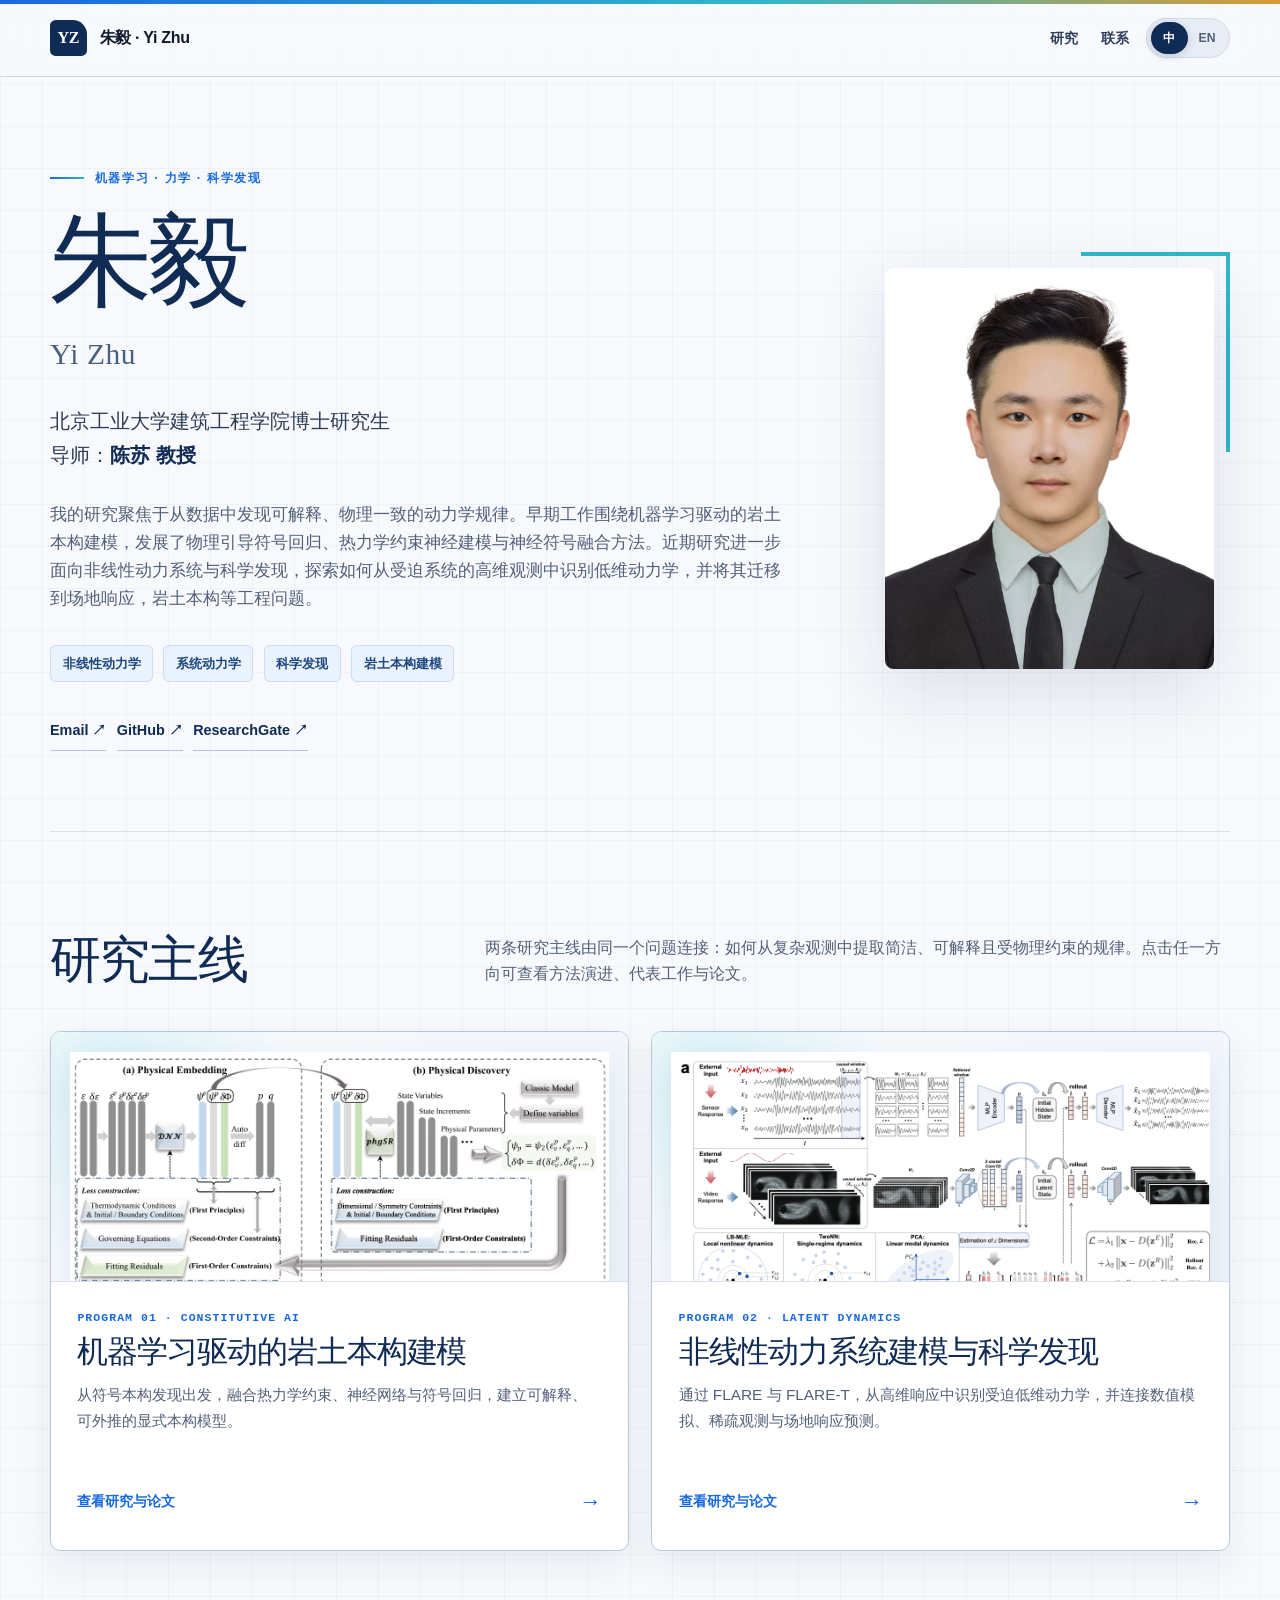
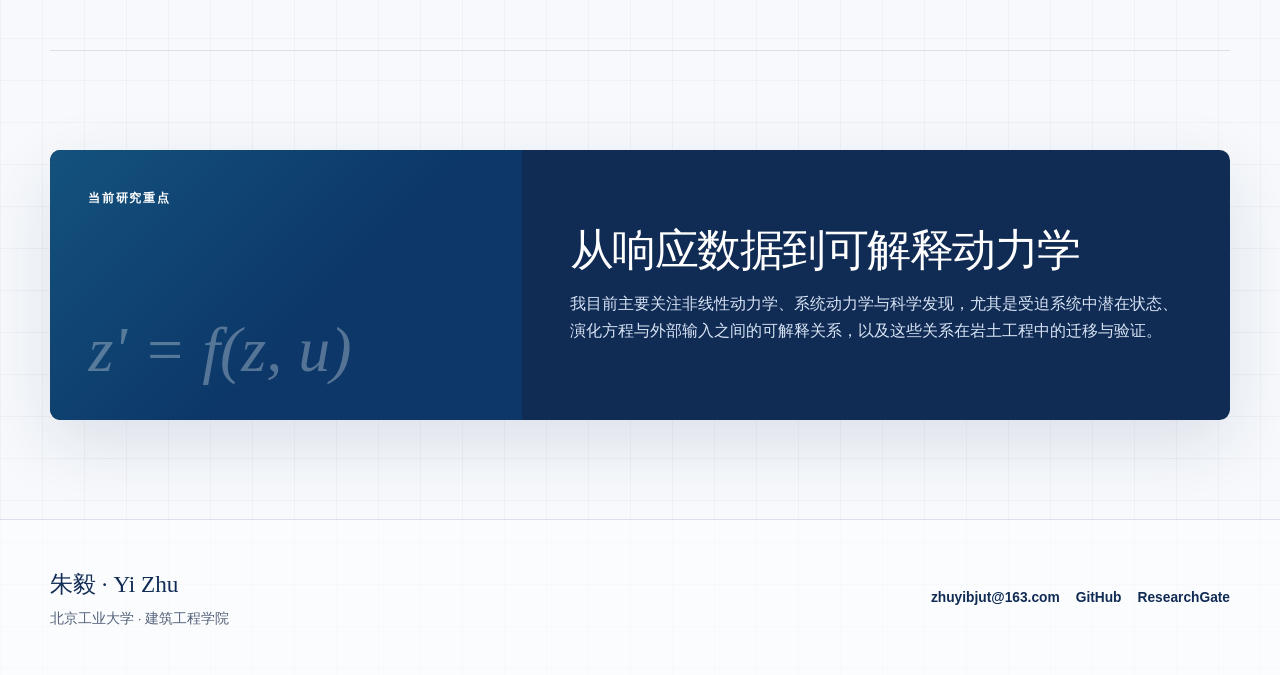
<file: index.html>
<!doctype html>
<html lang="zh-CN" data-lang="zh">
<head>
  <meta charset="utf-8">
  <meta name="viewport" content="width=device-width, initial-scale=1">
  <meta name="description" content="朱毅，北京工业大学建筑工程学院博士研究生。研究方向包括机器学习岩土本构建模、非线性动力系统建模与科学发现。">
  <title>朱毅 · Yi Zhu</title>
  <link rel="icon" type="image/svg+xml" href="data:image/svg+xml,%3Csvg xmlns='http://www.w3.org/2000/svg' viewBox='0 0 64 64'%3E%3Crect width='64' height='64' rx='13' fill='%23102b54'/%3E%3Cpath d='M14 18h36L26 46h24' fill='none' stroke='%2332b6ca' stroke-width='7' stroke-linecap='round' stroke-linejoin='round'/%3E%3C/svg%3E">
  <link rel="stylesheet" href="./styles.css">
  <script src="./site.js" defer></script>
</head>
<body data-title-zh="朱毅 · 个人主页" data-title-en="Yi Zhu · Personal Website">
  <a class="skip-link" href="#main"><span class="lang zh">跳至主要内容</span><span class="lang en">Skip to content</span></a>

  <header class="site-header">
    <nav class="nav-shell" aria-label="Primary navigation">
      <a class="brand" href="./index.html" aria-label="Yi Zhu home">
        <span class="brand-mark">YZ</span>
        <span>朱毅 · Yi Zhu</span>
      </a>
      <div class="nav-actions">
        <div class="nav-links">
          <a href="#research"><span class="lang zh">研究</span><span class="lang en">Research</span></a>
          <a href="mailto:zhuyibjut@163.com"><span class="lang zh">联系</span><span class="lang en">Contact</span></a>
        </div>
        <div class="language-switch" role="group" aria-label="Language">
          <button type="button" data-set-lang="zh" aria-pressed="true">中</button>
          <button type="button" data-set-lang="en" aria-pressed="false">EN</button>
        </div>
      </div>
    </nav>
  </header>

  <main id="main">
    <div class="page-shell">
      <section class="hero" aria-labelledby="home-title">
        <div>
          <p class="eyebrow"><span class="lang zh">机器学习 · 力学 · 科学发现</span><span class="lang en">Machine Learning · Mechanics · Scientific Discovery</span></p>
          <h1 id="home-title"><span class="lang zh">朱毅</span><span class="lang en">Yi Zhu</span></h1>
          <p class="name-en"><span class="lang zh">Yi Zhu</span><span class="lang en">朱毅</span></p>
          <p class="hero-role">
            <span class="lang lang-block zh">北京工业大学建筑工程学院博士研究生<br>导师：<strong>陈苏 教授</strong></span>
            <span class="lang lang-block en">Ph.D. Candidate, College of Architecture and Civil Engineering, Beijing University of Technology<br>Advisor: <strong>Prof. Su Chen</strong></span>
          </p>
          <p class="hero-summary">
            <span class="lang lang-block zh">我的研究聚焦于从数据中发现可解释、物理一致的动力学规律。早期工作围绕机器学习驱动的岩土本构建模，发展了物理引导符号回归、热力学约束神经建模与神经符号融合方法。近期研究进一步面向非线性动力系统与科学发现，探索如何从受迫系统的高维观测中识别低维动力学，并将其迁移到场地响应，岩土本构等工程问题。</span>
            <span class="lang lang-block en">My research focuses on discovering interpretable, physically consistent dynamical laws from data. My earlier work developed physics-guided symbolic regression, thermodynamics-constrained neural modeling, and neural-symbolic approaches for geomaterial constitutive modeling. More recently, I have been studying nonlinear dynamical systems and scientific discovery, with an emphasis on identifying low-dimensional dynamics from high-dimensional observations of forced systems and transferring them to engineering problems such as seismic site response and geotechnical constitutive modeling.</span>
          </p>
          <div class="topic-row" aria-label="Research interests">
            <span class="topic"><span class="lang zh">非线性动力学</span><span class="lang en">Nonlinear Dynamics</span></span>
            <span class="topic"><span class="lang zh">系统动力学</span><span class="lang en">Dynamical Systems</span></span>
            <span class="topic"><span class="lang zh">科学发现</span><span class="lang en">Scientific Discovery</span></span>
            <span class="topic"><span class="lang zh">岩土本构建模</span><span class="lang en">Geotechnical Constitutive Modeling</span></span>
          </div>
          <div class="contact-row">
            <a class="contact-link" href="mailto:zhuyibjut@163.com">Email ↗</a>
            <a class="contact-link" href="https://github.com/AI4Slab01" target="_blank" rel="noreferrer">GitHub ↗</a>
            <a class="contact-link" href="https://www.researchgate.net/profile/Yi-Zhu-110?ev=hdr_xprf" target="_blank" rel="noreferrer">ResearchGate ↗</a>
          </div>
        </div>
        <div class="portrait-wrap">
          <img class="portrait" src="./assets/portrait.jpg" alt="Portrait of Yi Zhu">
        </div>
      </section>

      <section class="section" id="research" aria-labelledby="research-title">
        <div class="section-heading">
          <h2 id="research-title"><span class="lang zh">研究主线</span><span class="lang en">Research Programs</span></h2>
          <p>
            <span class="lang lang-block zh">两条研究主线由同一个问题连接：如何从复杂观测中提取简洁、可解释且受物理约束的规律。点击任一方向可查看方法演进、代表工作与论文。</span>
            <span class="lang lang-block en">Both programs address a shared question: how can concise, interpretable, and physically constrained laws be extracted from complex observations? Select a program to explore its methodological progression, representative studies, and publications.</span>
          </p>
        </div>

        <div class="research-grid">
          <a class="research-card" href="./constitutive.html">
            <div class="research-visual">
              <img src="./assets/nstm.png" alt="Neural-symbolic thermodynamic modeling framework">
            </div>
            <div class="research-card-body">
              <span class="card-index">PROGRAM 01 · CONSTITUTIVE AI</span>
              <h3><span class="lang zh">机器学习驱动的岩土本构建模</span><span class="lang en">Machine Learning for Geotechnical Constitutive Modeling</span></h3>
              <p>
                <span class="lang lang-block zh">从符号本构发现出发，融合热力学约束、神经网络与符号回归，建立可解释、可外推的显式本构模型。</span>
                <span class="lang lang-block en">Discovering explicit constitutive laws by combining symbolic regression, thermodynamic constraints, and neural representations for interpretability and extrapolation.</span>
              </p>
              <span class="card-cta"><span class="lang zh">查看研究与论文</span><span class="lang en">Explore research & papers</span><span class="arrow" aria-hidden="true">→</span></span>
            </div>
          </a>

          <a class="research-card" href="./dynamics.html">
            <div class="research-visual">
              <img src="./assets/flare.png" alt="FLARE framework for discovering forced latent dynamics">
            </div>
            <div class="research-card-body">
              <span class="card-index">PROGRAM 02 · LATENT DYNAMICS</span>
              <h3><span class="lang zh">非线性动力系统建模与科学发现</span><span class="lang en">Nonlinear Dynamical Systems & Scientific Discovery</span></h3>
              <p>
                <span class="lang lang-block zh">通过 FLARE 与 FLARE-T，从高维响应中识别受迫低维动力学，并连接数值模拟、稀疏观测与场地响应预测。</span>
                <span class="lang lang-block en">Using FLARE and FLARE-T to identify forced low-dimensional dynamics from high-dimensional responses and connect simulations, sparse observations, and site-response prediction.</span>
              </p>
              <span class="card-cta"><span class="lang zh">查看研究与论文</span><span class="lang en">Explore research & papers</span><span class="arrow" aria-hidden="true">→</span></span>
            </div>
          </a>
        </div>
      </section>

      <section class="section" aria-labelledby="focus-title">
        <div class="focus-strip">
          <div class="focus-label">
            <span><span class="lang zh">当前研究重点</span><span class="lang en">Current Focus</span></span>
          </div>
          <div class="focus-copy">
            <h2 id="focus-title"><span class="lang zh">从响应数据到可解释动力学</span><span class="lang en">From response data to interpretable dynamics</span></h2>
            <p>
              <span class="lang lang-block zh">我目前主要关注非线性动力学、系统动力学与科学发现，尤其是受迫系统中潜在状态、演化方程与外部输入之间的可解释关系，以及这些关系在岩土工程中的迁移与验证。</span>
              <span class="lang lang-block en">My current work centers on nonlinear dynamics, dynamical systems, and scientific discovery—particularly interpretable relationships among latent states, evolution equations, and external forcing, together with their transfer and validation in geotechnical engineering.</span>
            </p>
          </div>
        </div>
      </section>
    </div>
  </main>

  <footer class="footer">
    <div class="footer-inner">
      <div>
        <div class="footer-name">朱毅 · Yi Zhu</div>
        <p><span class="lang zh">北京工业大学 · 建筑工程学院</span><span class="lang en">Beijing University of Technology · College of Architecture and Civil Engineering</span></p>
      </div>
      <div class="footer-links">
        <a href="mailto:zhuyibjut@163.com">zhuyibjut@163.com</a>
        <a href="https://github.com/AI4Slab01" target="_blank" rel="noreferrer">GitHub</a>
        <a href="https://www.researchgate.net/profile/Yi-Zhu-110?ev=hdr_xprf" target="_blank" rel="noreferrer">ResearchGate</a>
      </div>
    </div>
  </footer>
</body>
</html>
</file>
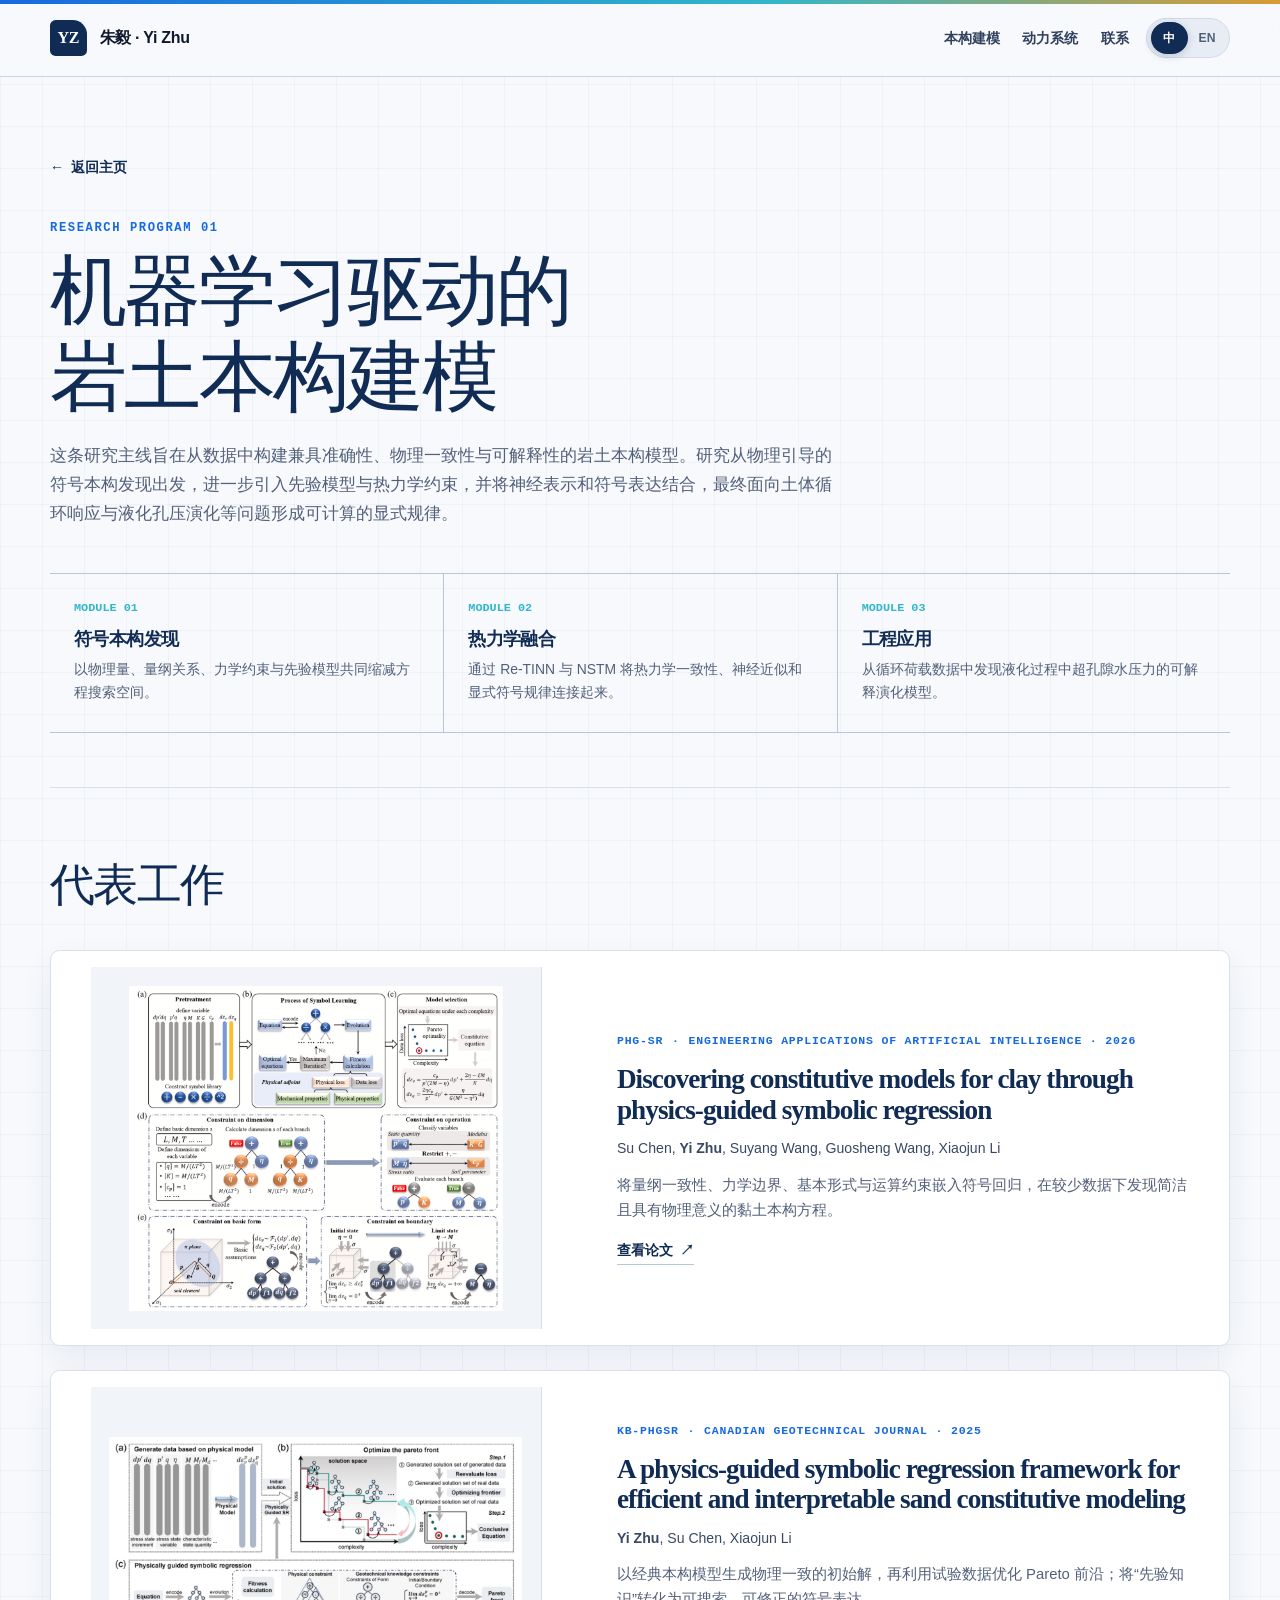
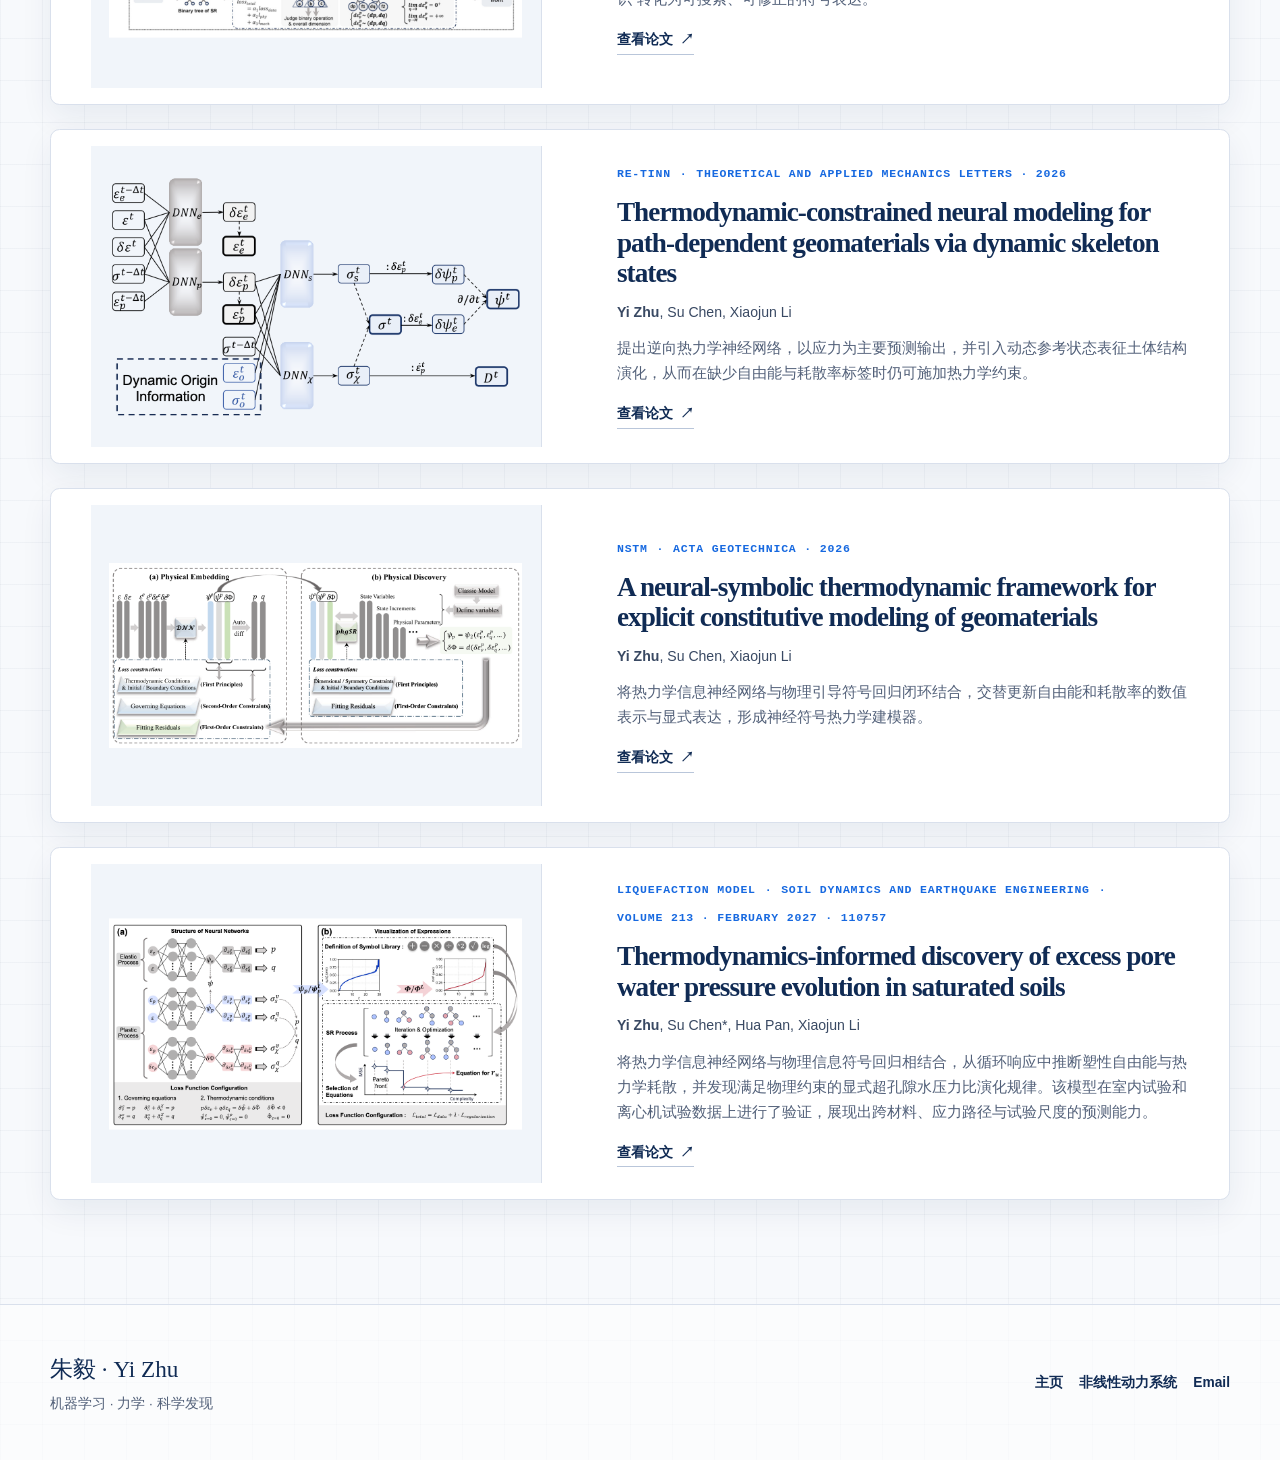
<file: constitutive.html>
<!doctype html>
<html lang="zh-CN" data-lang="zh">
<head>
  <meta charset="utf-8">
  <meta name="viewport" content="width=device-width, initial-scale=1">
  <meta name="description" content="朱毅的机器学习岩土本构建模研究：物理引导符号回归、热力学约束神经建模与神经符号热力学建模。">
  <title>机器学习驱动的岩土本构建模 · 朱毅</title>
  <link rel="icon" type="image/svg+xml" href="data:image/svg+xml,%3Csvg xmlns='http://www.w3.org/2000/svg' viewBox='0 0 64 64'%3E%3Crect width='64' height='64' rx='13' fill='%23102b54'/%3E%3Cpath d='M14 18h36L26 46h24' fill='none' stroke='%2332b6ca' stroke-width='7' stroke-linecap='round' stroke-linejoin='round'/%3E%3C/svg%3E">
  <link rel="stylesheet" href="./styles.css">
  <script src="./site.js" defer></script>
</head>
<body data-title-zh="机器学习驱动的岩土本构建模 · 朱毅" data-title-en="Machine Learning for Geotechnical Constitutive Modeling · Yi Zhu">
  <a class="skip-link" href="#main"><span class="lang zh">跳至主要内容</span><span class="lang en">Skip to content</span></a>

  <header class="site-header">
    <nav class="nav-shell" aria-label="Primary navigation">
      <a class="brand" href="./index.html"><span class="brand-mark">YZ</span><span>朱毅 · Yi Zhu</span></a>
      <div class="nav-actions">
        <div class="nav-links">
          <a href="./constitutive.html"><span class="lang zh">本构建模</span><span class="lang en">Constitutive AI</span></a>
          <a href="./dynamics.html"><span class="lang zh">动力系统</span><span class="lang en">Dynamics</span></a>
          <a href="mailto:zhuyibjut@163.com"><span class="lang zh">联系</span><span class="lang en">Contact</span></a>
        </div>
        <div class="language-switch" role="group" aria-label="Language">
          <button type="button" data-set-lang="zh" aria-pressed="true">中</button>
          <button type="button" data-set-lang="en" aria-pressed="false">EN</button>
        </div>
      </div>
    </nav>
  </header>

  <main id="main" class="page-shell">
    <section class="page-hero">
      <a class="back-link" href="./index.html">← <span class="lang zh">返回主页</span><span class="lang en">Back to home</span></a>
      <div class="page-kicker">RESEARCH PROGRAM 01</div>
      <h1><span class="lang zh">机器学习驱动的<br>岩土本构建模</span><span class="lang en">Machine Learning for<br>Geotechnical Constitutive Modeling</span></h1>
      <p>
        <span class="lang lang-block zh">这条研究主线旨在从数据中构建兼具准确性、物理一致性与可解释性的岩土本构模型。研究从物理引导的符号本构发现出发，进一步引入先验模型与热力学约束，并将神经表示和符号表达结合，最终面向土体循环响应与液化孔压演化等问题形成可计算的显式规律。</span>
        <span class="lang lang-block en">This research program develops data-driven constitutive models that combine accuracy, physical consistency, and interpretability. Beginning with physics-guided symbolic discovery, it incorporates prior constitutive knowledge and thermodynamic constraints, integrates neural representations with symbolic expressions, and applies the resulting methods to cyclic soil response and excess pore-water-pressure evolution during liquefaction.</span>
      </p>

      <div class="module-map" aria-label="Research modules">
        <div class="module">
          <span class="module-number">MODULE 01</span>
          <h2><span class="lang zh">符号本构发现</span><span class="lang en">Symbolic Constitutive Discovery</span></h2>
          <p><span class="lang zh">以物理量、量纲关系、力学约束与先验模型共同缩减方程搜索空间。</span><span class="lang en">Using variables, dimensions, mechanics, and prior models to constrain the equation search space.</span></p>
        </div>
        <div class="module">
          <span class="module-number">MODULE 02</span>
          <h2><span class="lang zh">热力学融合</span><span class="lang en">Thermodynamic Integration</span></h2>
          <p><span class="lang zh">通过 Re-TINN 与 NSTM 将热力学一致性、神经近似和显式符号规律连接起来。</span><span class="lang en">Connecting thermodynamic consistency, neural approximation, and explicit laws through Re-TINN and NSTM.</span></p>
        </div>
        <div class="module">
          <span class="module-number">MODULE 03</span>
          <h2><span class="lang zh">工程应用</span><span class="lang en">Engineering Application</span></h2>
          <p><span class="lang zh">从循环荷载数据中发现液化过程中超孔隙水压力的可解释演化模型。</span><span class="lang en">Discovering interpretable excess pore-water-pressure evolution laws from cyclic loading data.</span></p>
        </div>
      </div>
    </section>

    <section class="works-section" aria-labelledby="works-title">
      <h2 class="works-heading" id="works-title"><span class="lang zh">代表工作</span><span class="lang en">Selected Work</span></h2>
      <div class="paper-list">
        <article class="paper-card">
          <figure class="paper-figure"><img src="./assets/phgsr-clay.png" alt="Physics-guided symbolic regression for clay constitutive modeling"></figure>
          <div class="paper-content">
            <div class="paper-meta"><span>PHG-SR</span><span>·</span><span>Engineering Applications of Artificial Intelligence · 2026</span></div>
            <h2>Discovering constitutive models for clay through physics-guided symbolic regression</h2>
            <p class="paper-authors">Su Chen, <strong>Yi Zhu</strong>, Suyang Wang, Guosheng Wang, Xiaojun Li</p>
            <p class="paper-summary"><span class="lang zh">将量纲一致性、力学边界、基本形式与运算约束嵌入符号回归，在较少数据下发现简洁且具有物理意义的黏土本构方程。</span><span class="lang en">Embeds dimensional consistency, mechanical boundaries, basic forms, and operator constraints into symbolic regression to discover concise, physically meaningful clay constitutive equations from limited data.</span></p>
            <a class="paper-link" href="https://doi.org/10.1016/j.engappai.2026.114759" target="_blank" rel="noreferrer"><span class="lang zh">查看论文</span><span class="lang en">View paper</span> ↗</a>
          </div>
        </article>

        <article class="paper-card">
          <figure class="paper-figure"><img src="./assets/kb-phgsr.png" alt="Knowledge-based physics-guided symbolic regression for sand"></figure>
          <div class="paper-content">
            <div class="paper-meta"><span>KB-phgSR</span><span>·</span><span>Canadian Geotechnical Journal · 2025</span></div>
            <h2>A physics-guided symbolic regression framework for efficient and interpretable sand constitutive modeling</h2>
            <p class="paper-authors"><strong>Yi Zhu</strong>, Su Chen, Xiaojun Li</p>
            <p class="paper-summary"><span class="lang zh">以经典本构模型生成物理一致的初始解，再利用试验数据优化 Pareto 前沿；将“先验知识”转化为可搜索、可修正的符号表达。</span><span class="lang en">Uses classical constitutive models to generate physically consistent initial solutions, then refines the Pareto front with experiments—turning prior knowledge into searchable and correctable symbolic expressions.</span></p>
            <a class="paper-link" href="https://doi.org/10.1139/cgj-2025-0201" target="_blank" rel="noreferrer"><span class="lang zh">查看论文</span><span class="lang en">View paper</span> ↗</a>
          </div>
        </article>

        <article class="paper-card">
          <figure class="paper-figure"><img src="./assets/re-tinn.png" alt="Reverse thermodynamics-informed neural network architecture"></figure>
          <div class="paper-content">
            <div class="paper-meta"><span>Re-TINN</span><span>·</span><span>Theoretical and Applied Mechanics Letters · 2026</span></div>
            <h2>Thermodynamic-constrained neural modeling for path-dependent geomaterials via dynamic skeleton states</h2>
            <p class="paper-authors"><strong>Yi Zhu</strong>, Su Chen, Xiaojun Li</p>
            <p class="paper-summary"><span class="lang zh">提出逆向热力学神经网络，以应力为主要预测输出，并引入动态参考状态表征土体结构演化，从而在缺少自由能与耗散率标签时仍可施加热力学约束。</span><span class="lang en">Introduces a reverse thermodynamics-informed neural network that predicts stress directly and uses dynamic reference states to represent fabric evolution, enforcing thermodynamic constraints without free-energy or dissipation labels.</span></p>
            <a class="paper-link" href="https://doi.org/10.1016/j.taml.2026.100740" target="_blank" rel="noreferrer"><span class="lang zh">查看论文</span><span class="lang en">View paper</span> ↗</a>
          </div>
        </article>

        <article class="paper-card">
          <figure class="paper-figure"><img src="./assets/nstm.png" alt="Neural-symbolic thermodynamic modeler"></figure>
          <div class="paper-content">
            <div class="paper-meta"><span>NSTM</span><span>·</span><span>Acta Geotechnica · 2026</span></div>
            <h2>A neural-symbolic thermodynamic framework for explicit constitutive modeling of geomaterials</h2>
            <p class="paper-authors"><strong>Yi Zhu</strong>, Su Chen, Xiaojun Li</p>
            <p class="paper-summary"><span class="lang zh">将热力学信息神经网络与物理引导符号回归闭环结合，交替更新自由能和耗散率的数值表示与显式表达，形成神经符号热力学建模器。</span><span class="lang en">Couples thermodynamics-informed neural networks with physics-guided symbolic regression in a closed loop, alternating between numerical representations and explicit expressions for free energy and dissipation.</span></p>
            <a class="paper-link" href="https://doi.org/10.1007/s11440-026-03069-4" target="_blank" rel="noreferrer"><span class="lang zh">查看论文</span><span class="lang en">View paper</span> ↗</a>
          </div>
        </article>

        <article class="paper-card">
          <figure class="paper-figure">
            <img
              src="./assets/pore-pressure.png"
              alt="Thermodynamics-informed pore-water-pressure equation discovery"
            >
          </figure>

          <div class="paper-content">
            <div class="paper-meta">
              <span>LIQUEFACTION MODEL</span>
              <span>·</span>
              <span>Soil Dynamics and Earthquake Engineering</span>
              <span>·</span>
              <span>Volume 213 · February 2027 · 110757</span>
            </div>

            <h2>
              Thermodynamics-informed discovery of excess pore water pressure
              evolution in saturated soils
            </h2>

            <p class="paper-authors">
              <strong>Yi Zhu</strong>, Su Chen*, Hua Pan, Xiaojun Li
            </p>

            <p class="paper-summary">
              <span class="lang zh">
                将热力学信息神经网络与物理信息符号回归相结合，从循环响应中推断塑性自由能与热力学耗散，并发现满足物理约束的显式超孔隙水压力比演化规律。该模型在室内试验和离心机试验数据上进行了验证，展现出跨材料、应力路径与试验尺度的预测能力。
              </span>

              <span class="lang en">
                Combines a thermodynamics-informed neural network with physics-informed
                symbolic regression to infer plastic free energy and thermodynamic
                dissipation, and to discover explicit, physically constrained evolution
                laws for the excess pore-pressure ratio. The model is validated across
                sand, clay, and centrifuge tests, demonstrating predictive capability
                across materials, stress paths, and experimental scales.
              </span>
            </p>

            <a
              class="paper-link"
              href="https://doi.org/10.1016/j.soildyn.2026.110757"
              target="_blank"
              rel="noreferrer"
            >
              <span class="lang zh">查看论文</span>
              <span class="lang en">View paper</span> ↗
            </a>
          </div>
        </article>
      </div>
    </section>
  </main>

  <footer class="footer">
    <div class="footer-inner">
      <div><div class="footer-name">朱毅 · Yi Zhu</div><p><span class="lang zh">机器学习 · 力学 · 科学发现</span><span class="lang en">Machine Learning · Mechanics · Scientific Discovery</span></p></div>
      <div class="footer-links"><a href="./index.html"><span class="lang zh">主页</span><span class="lang en">Home</span></a><a href="./dynamics.html"><span class="lang zh">非线性动力系统</span><span class="lang en">Nonlinear Dynamics</span></a><a href="mailto:zhuyibjut@163.com">Email</a></div>
    </div>
  </footer>
</body>
</html>
</file>
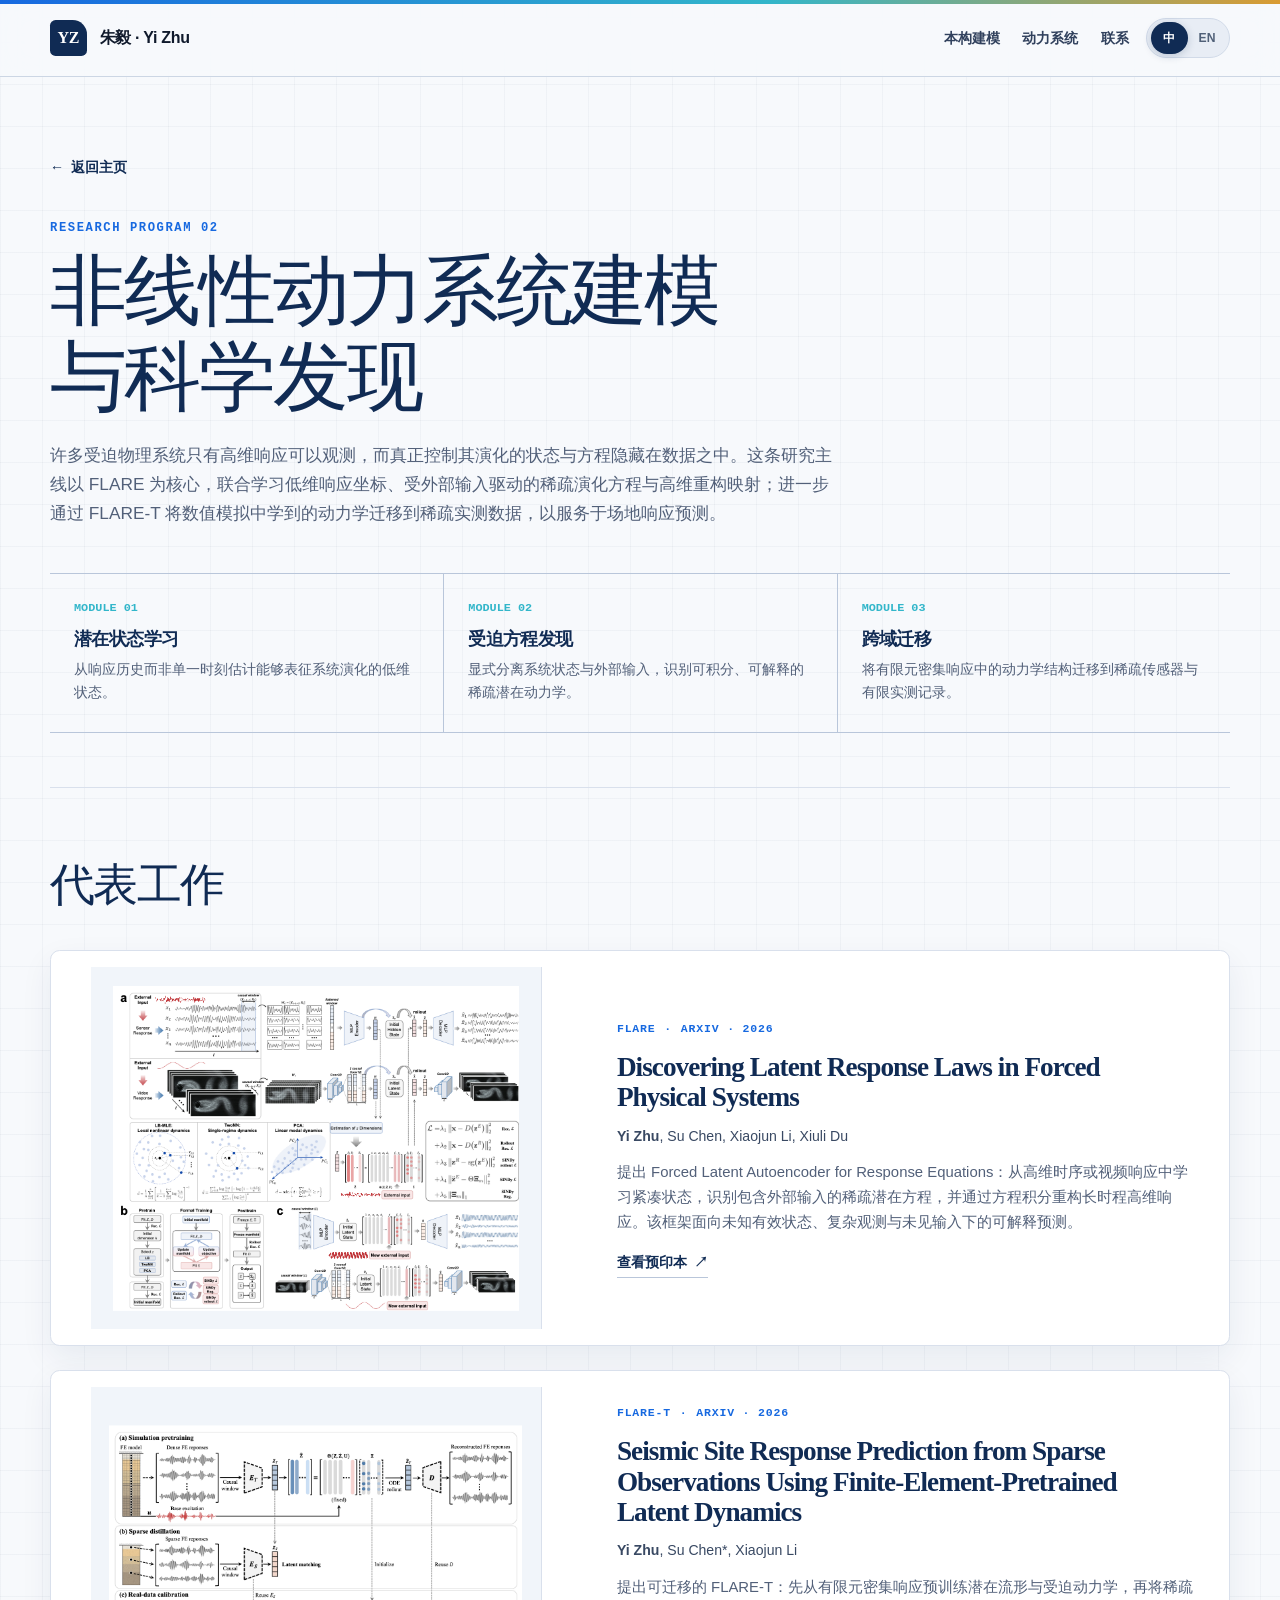
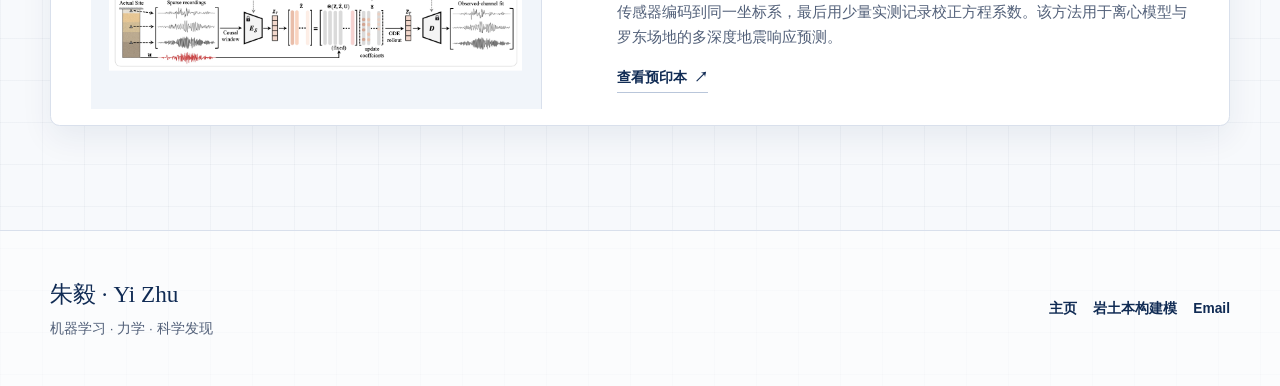
<file: dynamics.html>
<!doctype html>
<html lang="zh-CN" data-lang="zh">
<head>
  <meta charset="utf-8">
  <meta name="viewport" content="width=device-width, initial-scale=1">
  <meta name="description" content="朱毅的非线性动力系统与科学发现研究：FLARE 与 FLARE-T，从高维响应识别受迫低维动力学并应用于场地响应预测。">
  <title>非线性动力系统建模与科学发现 · 朱毅</title>
  <link rel="icon" type="image/svg+xml" href="data:image/svg+xml,%3Csvg xmlns='http://www.w3.org/2000/svg' viewBox='0 0 64 64'%3E%3Crect width='64' height='64' rx='13' fill='%23102b54'/%3E%3Cpath d='M14 18h36L26 46h24' fill='none' stroke='%2332b6ca' stroke-width='7' stroke-linecap='round' stroke-linejoin='round'/%3E%3C/svg%3E">
  <link rel="stylesheet" href="./styles.css">
  <script src="./site.js" defer></script>
</head>
<body data-title-zh="非线性动力系统建模与科学发现 · 朱毅" data-title-en="Nonlinear Dynamical Systems & Scientific Discovery · Yi Zhu">
  <a class="skip-link" href="#main"><span class="lang zh">跳至主要内容</span><span class="lang en">Skip to content</span></a>

  <header class="site-header">
    <nav class="nav-shell" aria-label="Primary navigation">
      <a class="brand" href="./index.html"><span class="brand-mark">YZ</span><span>朱毅 · Yi Zhu</span></a>
      <div class="nav-actions">
        <div class="nav-links">
          <a href="./constitutive.html"><span class="lang zh">本构建模</span><span class="lang en">Constitutive AI</span></a>
          <a href="./dynamics.html"><span class="lang zh">动力系统</span><span class="lang en">Dynamics</span></a>
          <a href="mailto:zhuyibjut@163.com"><span class="lang zh">联系</span><span class="lang en">Contact</span></a>
        </div>
        <div class="language-switch" role="group" aria-label="Language">
          <button type="button" data-set-lang="zh" aria-pressed="true">中</button>
          <button type="button" data-set-lang="en" aria-pressed="false">EN</button>
        </div>
      </div>
    </nav>
  </header>

  <main id="main" class="page-shell">
    <section class="page-hero">
      <a class="back-link" href="./index.html">← <span class="lang zh">返回主页</span><span class="lang en">Back to home</span></a>
      <div class="page-kicker">RESEARCH PROGRAM 02</div>
      <h1><span class="lang zh">非线性动力系统建模<br>与科学发现</span><span class="lang en">Nonlinear Dynamical Systems<br>& Scientific Discovery</span></h1>
      <p>
        <span class="lang lang-block zh">许多受迫物理系统只有高维响应可以观测，而真正控制其演化的状态与方程隐藏在数据之中。这条研究主线以 FLARE 为核心，联合学习低维响应坐标、受外部输入驱动的稀疏演化方程与高维重构映射；进一步通过 FLARE-T 将数值模拟中学到的动力学迁移到稀疏实测数据，以服务于场地响应预测。</span>
        <span class="lang lang-block en">Many forced physical systems are observed only through high-dimensional responses, while the states and equations governing their evolution remain hidden. Centered on FLARE, this program jointly learns low-dimensional response coordinates, sparse evolution equations driven by external inputs, and a reconstruction map to full observations. FLARE-T then transfers simulation-learned dynamics to sparse measurements for seismic site-response prediction.</span>
      </p>

      <div class="module-map" aria-label="Research modules">
        <div class="module">
          <span class="module-number">MODULE 01</span>
          <h2><span class="lang zh">潜在状态学习</span><span class="lang en">Latent State Learning</span></h2>
          <p><span class="lang zh">从响应历史而非单一时刻估计能够表征系统演化的低维状态。</span><span class="lang en">Estimating low-dimensional dynamic states from response histories rather than isolated snapshots.</span></p>
        </div>
        <div class="module">
          <span class="module-number">MODULE 02</span>
          <h2><span class="lang zh">受迫方程发现</span><span class="lang en">Forced Equation Discovery</span></h2>
          <p><span class="lang zh">显式分离系统状态与外部输入，识别可积分、可解释的稀疏潜在动力学。</span><span class="lang en">Separating system state from external forcing to identify sparse, interpretable, integrable dynamics.</span></p>
        </div>
        <div class="module">
          <span class="module-number">MODULE 03</span>
          <h2><span class="lang zh">跨域迁移</span><span class="lang en">Cross-Domain Transfer</span></h2>
          <p><span class="lang zh">将有限元密集响应中的动力学结构迁移到稀疏传感器与有限实测记录。</span><span class="lang en">Transferring dynamic structure from dense finite-element responses to sparse sensors and limited records.</span></p>
        </div>
      </div>
    </section>

    <section class="works-section" aria-labelledby="works-title">
      <h2 class="works-heading" id="works-title"><span class="lang zh">代表工作</span><span class="lang en">Selected Work</span></h2>
      <div class="paper-list">
        <article class="paper-card">
          <figure class="paper-figure"><img src="./assets/flare.png" alt="FLARE framework architecture"></figure>
          <div class="paper-content">
            <div class="paper-meta"><span>FLARE</span><span>·</span><span>arXiv · 2026</span></div>
            <h2>Discovering Latent Response Laws in Forced Physical Systems</h2>
            <p class="paper-authors"><strong>Yi Zhu</strong>, Su Chen, Xiaojun Li, Xiuli Du</p>
            <p class="paper-summary"><span class="lang zh">提出 Forced Latent Autoencoder for Response Equations：从高维时序或视频响应中学习紧凑状态，识别包含外部输入的稀疏潜在方程，并通过方程积分重构长时程高维响应。该框架面向未知有效状态、复杂观测与未见输入下的可解释预测。</span><span class="lang en">Introduces the Forced Latent Autoencoder for Response Equations: it learns compact states from high-dimensional time series or video, identifies sparse latent equations with external forcing, and reconstructs long-horizon responses from equation rollouts under unseen inputs.</span></p>
            <a class="paper-link" href="https://arxiv.org/abs/2607.09801" target="_blank" rel="noreferrer"><span class="lang zh">查看预印本</span><span class="lang en">View preprint</span> ↗</a>
          </div>
        </article>

        <article class="paper-card">
          <figure class="paper-figure"><img src="./assets/flare-t.png" alt="FLARE-T transfer architecture for seismic site response"></figure>
          <div class="paper-content">
            <div class="paper-meta"><span>FLARE-T</span><span>·</span><span>arXiv · 2026</span></div>
            <h2>Seismic Site Response Prediction from Sparse Observations Using Finite-Element-Pretrained Latent Dynamics</h2>
            <p class="paper-authors"><strong>Yi Zhu</strong>, Su Chen*, Xiaojun Li</p>
            <p class="paper-summary"><span class="lang zh">提出可迁移的 FLARE-T：先从有限元密集响应预训练潜在流形与受迫动力学，再将稀疏传感器编码到同一坐标系，最后用少量实测记录校正方程系数。该方法用于离心模型与罗东场地的多深度地震响应预测。</span><span class="lang en">Introduces FLARE-T: latent manifolds and forced dynamics are pretrained on dense finite-element responses, sparse sensors are mapped into the same coordinates, and equation coefficients are calibrated with limited records. The method is evaluated on centrifuge and Lotung multi-depth site responses.</span></p>
            <a class="paper-link" href="https://arxiv.org/abs/2609.20451" target="_blank" rel="noreferrer"><span class="lang zh">查看预印本</span><span class="lang en">View preprint</span> ↗</a>
          </div>
        </article>
      </div>
    </section>
  </main>

  <footer class="footer">
    <div class="footer-inner">
      <div><div class="footer-name">朱毅 · Yi Zhu</div><p><span class="lang zh">机器学习 · 力学 · 科学发现</span><span class="lang en">Machine Learning · Mechanics · Scientific Discovery</span></p></div>
      <div class="footer-links"><a href="./index.html"><span class="lang zh">主页</span><span class="lang en">Home</span></a><a href="./constitutive.html"><span class="lang zh">岩土本构建模</span><span class="lang en">Constitutive Modeling</span></a><a href="mailto:zhuyibjut@163.com">Email</a></div>
    </div>
  </footer>
</body>
</html>
</file>
<file: styles.css>
:root {
  --ink: #101a2c;
  --muted: #526079;
  --paper: #f7f9fc;
  --white: #ffffff;
  --line: #d9e0ec;
  --line-strong: #b9c6da;
  --navy: #102b54;
  --blue: #1769e0;
  --cyan: #32b6ca;
  --gold: #d99b32;
  --shadow: 0 24px 70px rgba(21, 49, 88, 0.12);
  --max: 1180px;
}

* {
  box-sizing: border-box;
}

html {
  scroll-behavior: smooth;
  background: var(--paper);
}

body {
  margin: 0;
  color: var(--ink);
  background:
    linear-gradient(rgba(16, 43, 84, 0.035) 1px, transparent 1px),
    linear-gradient(90deg, rgba(16, 43, 84, 0.035) 1px, transparent 1px),
    var(--paper);
  background-size: 42px 42px;
  font-family: Inter, "Noto Sans SC", "PingFang SC", "Microsoft YaHei", Arial, sans-serif;
  font-size: 16px;
  line-height: 1.68;
  text-rendering: optimizeLegibility;
}

body::before {
  content: "";
  position: fixed;
  inset: 0 0 auto 0;
  height: 4px;
  z-index: 100;
  background: linear-gradient(90deg, var(--blue), var(--cyan) 60%, var(--gold));
}

a {
  color: inherit;
}

img {
  display: block;
  max-width: 100%;
}

button,
a {
  -webkit-tap-highlight-color: transparent;
}

.skip-link {
  position: fixed;
  left: 1rem;
  top: -5rem;
  z-index: 200;
  padding: 0.6rem 0.85rem;
  color: #fff;
  background: var(--navy);
  border-radius: 0.35rem;
}

.skip-link:focus {
  top: 0.8rem;
}

.site-header {
  position: sticky;
  top: 0;
  z-index: 50;
  background: rgba(247, 249, 252, 0.9);
  border-bottom: 1px solid rgba(185, 198, 218, 0.7);
  backdrop-filter: blur(16px);
}

.nav-shell {
  width: min(calc(100% - 2rem), var(--max));
  min-height: 76px;
  margin: 0 auto;
  display: flex;
  align-items: center;
  justify-content: space-between;
  gap: 1.5rem;
}

.brand {
  display: flex;
  align-items: center;
  gap: 0.8rem;
  color: var(--ink);
  text-decoration: none;
  font-weight: 780;
  letter-spacing: -0.02em;
}

.brand-mark {
  width: 2.3rem;
  height: 2.3rem;
  display: grid;
  place-items: center;
  color: #fff;
  background: var(--navy);
  border-radius: 0.35rem 0.9rem 0.35rem 0.35rem;
  font-family: Georgia, "Times New Roman", serif;
  font-size: 1rem;
  font-weight: 700;
}

.nav-actions,
.nav-links {
  display: flex;
  align-items: center;
}

.nav-actions {
  gap: 1.1rem;
}

.nav-links {
  gap: 1.4rem;
}

.nav-links a {
  color: #31415d;
  font-size: 0.9rem;
  font-weight: 650;
  text-decoration: none;
}

.nav-links a:hover {
  color: var(--blue);
}

.language-switch {
  display: inline-flex;
  padding: 0.2rem;
  background: #e8edf5;
  border: 1px solid #d1dae8;
  border-radius: 999px;
}

.language-switch button {
  min-width: 2.35rem;
  padding: 0.36rem 0.55rem;
  color: #506078;
  background: transparent;
  border: 0;
  border-radius: 999px;
  cursor: pointer;
  font: inherit;
  font-size: 0.76rem;
  font-weight: 760;
}

.language-switch button[aria-pressed="true"] {
  color: #fff;
  background: var(--navy);
  box-shadow: 0 2px 8px rgba(16, 43, 84, 0.2);
}

.lang.en {
  display: none;
}

html[data-lang="en"] .lang.zh {
  display: none;
}

html[data-lang="en"] .lang.en {
  display: inline;
}

html[data-lang="en"] .lang-block.en {
  display: block;
}

.lang-block {
  display: block;
}

.page-shell {
  width: min(calc(100% - 2rem), var(--max));
  margin: 0 auto;
}

.hero {
  display: grid;
  grid-template-columns: minmax(0, 1.35fr) minmax(280px, 0.65fr);
  gap: 4.5rem;
  align-items: center;
  min-height: 620px;
  padding: 5.8rem 0 5rem;
}

.eyebrow {
  display: flex;
  align-items: center;
  gap: 0.7rem;
  margin: 0 0 1.2rem;
  color: var(--blue);
  font-size: 0.78rem;
  font-weight: 790;
  letter-spacing: 0.13em;
  line-height: 1.3;
  text-transform: uppercase;
}

.eyebrow::before {
  content: "";
  width: 2.1rem;
  height: 2px;
  background: linear-gradient(90deg, var(--blue), var(--cyan));
}

h1,
h2,
h3,
p {
  margin-top: 0;
}

h1,
h2,
h3 {
  letter-spacing: -0.035em;
  line-height: 1.12;
}

.hero h1 {
  margin-bottom: 0.65rem;
  color: var(--navy);
  font-family: Georgia, "Times New Roman", "Songti SC", serif;
  font-size: clamp(3.8rem, 8vw, 7.7rem);
  font-weight: 500;
}

.name-en {
  margin-bottom: 1.5rem;
  color: #49617e;
  font-family: Georgia, "Times New Roman", serif;
  font-size: clamp(1.35rem, 2.3vw, 2rem);
  letter-spacing: 0.02em;
}

.hero-role {
  max-width: 48rem;
  margin-bottom: 1.8rem;
  color: #2e3d56;
  font-size: clamp(1.05rem, 1.7vw, 1.28rem);
}

.hero-role strong {
  color: var(--navy);
}

.hero-summary {
  max-width: 47rem;
  margin-bottom: 2rem;
  color: var(--muted);
  font-size: 1.04rem;
}

.topic-row,
.contact-row {
  display: flex;
  flex-wrap: wrap;
  gap: 0.65rem;
}

.topic-row {
  margin-bottom: 1.8rem;
}

.topic {
  padding: 0.43rem 0.72rem;
  color: #1d477e;
  background: #eaf2fd;
  border: 1px solid #cbdcf5;
  border-radius: 0.35rem;
  font-size: 0.8rem;
  font-weight: 720;
}

.contact-link,
.paper-link,
.back-link {
  display: inline-flex;
  align-items: center;
  gap: 0.45rem;
  color: var(--navy);
  text-decoration: none;
  font-weight: 700;
}

.contact-link {
  padding: 0.45rem 0;
  border-bottom: 1px solid var(--line-strong);
  font-size: 0.9rem;
}

.contact-link:hover,
.paper-link:hover,
.back-link:hover {
  color: var(--blue);
  border-color: var(--blue);
}

.portrait-wrap {
  position: relative;
  justify-self: end;
  width: min(100%, 345px);
  padding: 1rem 1rem 0 0;
}

.portrait-wrap::before {
  content: "";
  position: absolute;
  top: 0;
  right: 0;
  width: 42%;
  height: 47%;
  border-top: 4px solid var(--cyan);
  border-right: 4px solid var(--cyan);
}

.portrait-wrap::after {
  content: "";
  position: absolute;
  right: -1rem;
  bottom: 1.4rem;
  width: 5rem;
  height: 5rem;
  z-index: -1;
  background: var(--gold);
  border-radius: 50%;
  opacity: 0.22;
}

.portrait {
  width: 100%;
  aspect-ratio: 0.82;
  object-fit: cover;
  object-position: center 26%;
  border-radius: 0.55rem;
  box-shadow: var(--shadow);
  filter: saturate(0.88) contrast(1.02);
}

.section {
  padding: 6.2rem 0;
  border-top: 1px solid var(--line);
}

.section-heading {
  display: grid;
  grid-template-columns: minmax(200px, 0.52fr) minmax(0, 1fr);
  gap: 3rem;
  align-items: end;
  margin-bottom: 2.7rem;
}

.section-heading h2 {
  margin: 0;
  color: var(--navy);
  font-family: Georgia, "Times New Roman", "Songti SC", serif;
  font-size: clamp(2.1rem, 4vw, 3.65rem);
  font-weight: 520;
}

.section-heading p {
  max-width: 47rem;
  margin: 0;
  color: var(--muted);
}

.research-grid {
  display: grid;
  grid-template-columns: repeat(2, minmax(0, 1fr));
  gap: 1.4rem;
}

.research-card {
  position: relative;
  min-width: 0;
  overflow: hidden;
  color: inherit;
  background: var(--white);
  border: 1px solid var(--line-strong);
  border-radius: 0.65rem;
  text-decoration: none;
  box-shadow: 0 14px 36px rgba(21, 49, 88, 0.07);
  transition: transform 180ms ease, box-shadow 180ms ease, border-color 180ms ease;
}

.research-card:hover {
  transform: translateY(-5px);
  border-color: #8baad6;
  box-shadow: 0 24px 55px rgba(21, 49, 88, 0.14);
}

.research-visual {
  height: 250px;
  padding: 1.2rem;
  display: grid;
  place-items: center;
  overflow: hidden;
  background:
    radial-gradient(circle at 10% 20%, rgba(50, 182, 202, 0.15), transparent 33%),
    linear-gradient(145deg, #fafdff, #edf3fa);
  border-bottom: 1px solid var(--line);
}

.research-visual img {
  width: 100%;
  height: 100%;
  object-fit: contain;
  filter: drop-shadow(0 8px 15px rgba(16, 43, 84, 0.08));
}

.research-card-body {
  padding: 1.6rem 1.65rem 1.8rem;
}

.card-index {
  display: block;
  margin-bottom: 0.5rem;
  color: var(--blue);
  font-family: ui-monospace, SFMono-Regular, Menlo, monospace;
  font-size: 0.72rem;
  font-weight: 800;
  letter-spacing: 0.09em;
}

.research-card h3 {
  margin-bottom: 0.75rem;
  color: var(--navy);
  font-family: Georgia, "Times New Roman", "Songti SC", serif;
  font-size: clamp(1.48rem, 2.4vw, 2.05rem);
  font-weight: 560;
}

.research-card p {
  min-height: 5.2rem;
  margin-bottom: 1.15rem;
  color: var(--muted);
  font-size: 0.96rem;
}

.card-cta {
  display: flex;
  align-items: center;
  justify-content: space-between;
  color: var(--blue);
  font-size: 0.88rem;
  font-weight: 780;
}

.card-cta .arrow {
  font-size: 1.4rem;
  transition: transform 180ms ease;
}

.research-card:hover .arrow {
  transform: translateX(0.35rem);
}

.focus-strip {
  display: grid;
  grid-template-columns: 0.8fr 1.2fr;
  overflow: hidden;
  color: #fff;
  background: var(--navy);
  border-radius: 0.65rem;
  box-shadow: var(--shadow);
}

.focus-label {
  position: relative;
  min-height: 270px;
  padding: 2.4rem;
  display: flex;
  flex-direction: column;
  justify-content: space-between;
  background:
    linear-gradient(135deg, rgba(50, 182, 202, 0.21), transparent 58%),
    #0c3768;
}

.focus-label::after {
  content: "z' = f(z, u)";
  color: rgba(255, 255, 255, 0.3);
  font-family: Georgia, "Times New Roman", serif;
  font-size: clamp(2.3rem, 5vw, 4.8rem);
  font-style: italic;
  line-height: 1;
}

.focus-label span:first-child {
  font-family: ui-monospace, SFMono-Regular, Menlo, monospace;
  font-size: 0.76rem;
  font-weight: 800;
  letter-spacing: 0.14em;
  text-transform: uppercase;
}

.focus-copy {
  padding: 2.7rem 3rem;
  align-self: center;
}

.focus-copy h2 {
  margin-bottom: 1rem;
  font-family: Georgia, "Times New Roman", "Songti SC", serif;
  font-size: clamp(1.8rem, 3.4vw, 3rem);
  font-weight: 520;
}

.focus-copy p {
  margin: 0;
  color: #d8e4f5;
}

.page-hero {
  padding: 4.8rem 0 3.4rem;
  border-bottom: 1px solid var(--line);
}

.back-link {
  margin-bottom: 2.4rem;
  font-size: 0.88rem;
}

.page-kicker {
  color: var(--blue);
  font-family: ui-monospace, SFMono-Regular, Menlo, monospace;
  font-size: 0.76rem;
  font-weight: 800;
  letter-spacing: 0.13em;
  text-transform: uppercase;
}

.page-hero h1 {
  max-width: 900px;
  margin: 0.7rem 0 1.2rem;
  color: var(--navy);
  font-family: Georgia, "Times New Roman", "Songti SC", serif;
  font-size: clamp(2.7rem, 6vw, 5.9rem);
  font-weight: 520;
}

.page-hero > p {
  max-width: 790px;
  color: var(--muted);
  font-size: 1.08rem;
}

.module-map {
  display: grid;
  grid-template-columns: repeat(3, 1fr);
  margin-top: 2.8rem;
  border-top: 1px solid var(--line-strong);
  border-bottom: 1px solid var(--line-strong);
}

.module {
  position: relative;
  padding: 1.6rem 1.5rem 1.7rem;
}

.module + .module {
  border-left: 1px solid var(--line-strong);
}

.module-number {
  display: block;
  margin-bottom: 0.7rem;
  color: var(--cyan);
  font-family: ui-monospace, SFMono-Regular, Menlo, monospace;
  font-size: 0.74rem;
  font-weight: 800;
}

.module h2 {
  margin-bottom: 0.5rem;
  color: var(--navy);
  font-size: 1.1rem;
}

.module p {
  margin: 0;
  color: var(--muted);
  font-size: 0.87rem;
}

.works-section {
  padding: 4.5rem 0 6.5rem;
}

.works-heading {
  margin-bottom: 2.5rem;
  color: var(--navy);
  font-family: Georgia, "Times New Roman", "Songti SC", serif;
  font-size: clamp(2rem, 3.5vw, 3rem);
  font-weight: 520;
}

.paper-list {
  display: grid;
  gap: 1.5rem;
}

.paper-card {
  display: grid;
  grid-template-columns: minmax(300px, 0.82fr) minmax(0, 1fr);
  min-height: 335px;
  overflow: hidden;
  background: var(--white);
  border: 1px solid var(--line);
  border-radius: 0.6rem;
  box-shadow: 0 12px 32px rgba(21, 49, 88, 0.07);
}

.paper-figure {
  min-width: 0;
  padding: 1.15rem;
  display: grid;
  place-items: center;
  background: #f1f5fa;
  border-right: 1px solid var(--line);
}

.paper-figure img {
  width: 100%;
  height: 100%;
  max-height: 325px;
  object-fit: contain;
}

.paper-content {
  padding: 2rem 2.2rem;
  display: flex;
  flex-direction: column;
  justify-content: center;
}

.paper-meta {
  display: flex;
  align-items: center;
  flex-wrap: wrap;
  gap: 0.55rem;
  margin-bottom: 0.85rem;
  color: var(--blue);
  font-family: ui-monospace, SFMono-Regular, Menlo, monospace;
  font-size: 0.72rem;
  font-weight: 800;
  letter-spacing: 0.07em;
  text-transform: uppercase;
}

.status {
  padding: 0.18rem 0.42rem;
  color: #704b06;
  background: #fff1cf;
  border-radius: 0.25rem;
}

.paper-content h2 {
  margin-bottom: 0.75rem;
  color: var(--navy);
  font-family: Georgia, "Times New Roman", "Songti SC", serif;
  font-size: clamp(1.25rem, 2.2vw, 1.7rem);
  font-weight: 590;
}

.paper-authors {
  margin-bottom: 0.75rem;
  color: #394963;
  font-size: 0.88rem;
}

.paper-summary {
  margin-bottom: 1rem;
  color: var(--muted);
  font-size: 0.93rem;
}

.paper-link {
  width: fit-content;
  padding-bottom: 0.15rem;
  border-bottom: 1px solid var(--line-strong);
  font-size: 0.86rem;
}

.footer {
  border-top: 1px solid var(--line);
  background: rgba(255, 255, 255, 0.58);
}

.footer-inner {
  width: min(calc(100% - 2rem), var(--max));
  min-height: 155px;
  margin: 0 auto;
  display: flex;
  align-items: center;
  justify-content: space-between;
  gap: 2rem;
}

.footer-name {
  color: var(--navy);
  font-family: Georgia, "Times New Roman", "Songti SC", serif;
  font-size: 1.45rem;
}

.footer p {
  margin: 0.25rem 0 0;
  color: var(--muted);
  font-size: 0.85rem;
}

.footer-links {
  display: flex;
  flex-wrap: wrap;
  justify-content: flex-end;
  gap: 1rem;
}

.footer-links a {
  color: var(--navy);
  font-size: 0.86rem;
  font-weight: 700;
  text-decoration: none;
}

.footer-links a:hover {
  color: var(--blue);
}

:focus-visible {
  outline: 3px solid rgba(23, 105, 224, 0.34);
  outline-offset: 4px;
}

@media (max-width: 920px) {
  .hero {
    grid-template-columns: 1fr 280px;
    gap: 2.5rem;
  }

  .section-heading {
    grid-template-columns: 1fr;
    gap: 1rem;
  }

  .paper-card {
    grid-template-columns: 1fr;
  }

  .paper-figure {
    min-height: 280px;
    border-right: 0;
    border-bottom: 1px solid var(--line);
  }
}

@media (max-width: 720px) {
  .nav-shell {
    min-height: 68px;
  }

  .nav-links {
    display: none;
  }

  .hero {
    grid-template-columns: 1fr;
    min-height: 0;
    padding: 3.5rem 0 4rem;
  }

  .hero h1 {
    font-size: clamp(3.6rem, 18vw, 6.2rem);
  }

  .portrait-wrap {
    width: min(78%, 325px);
    justify-self: start;
  }

  .research-grid,
  .focus-strip,
  .module-map {
    grid-template-columns: 1fr;
  }

  .research-card p {
    min-height: 0;
  }

  .focus-copy {
    padding: 2.3rem 2rem;
  }

  .module + .module {
    border-left: 0;
    border-top: 1px solid var(--line-strong);
  }

  .paper-content {
    padding: 1.6rem;
  }

  .footer-inner {
    padding: 2.3rem 0;
    align-items: flex-start;
    flex-direction: column;
  }

  .footer-links {
    justify-content: flex-start;
  }
}

@media (prefers-reduced-motion: reduce) {
  *,
  *::before,
  *::after {
    scroll-behavior: auto !important;
    transition-duration: 0.01ms !important;
  }
}
</file>
